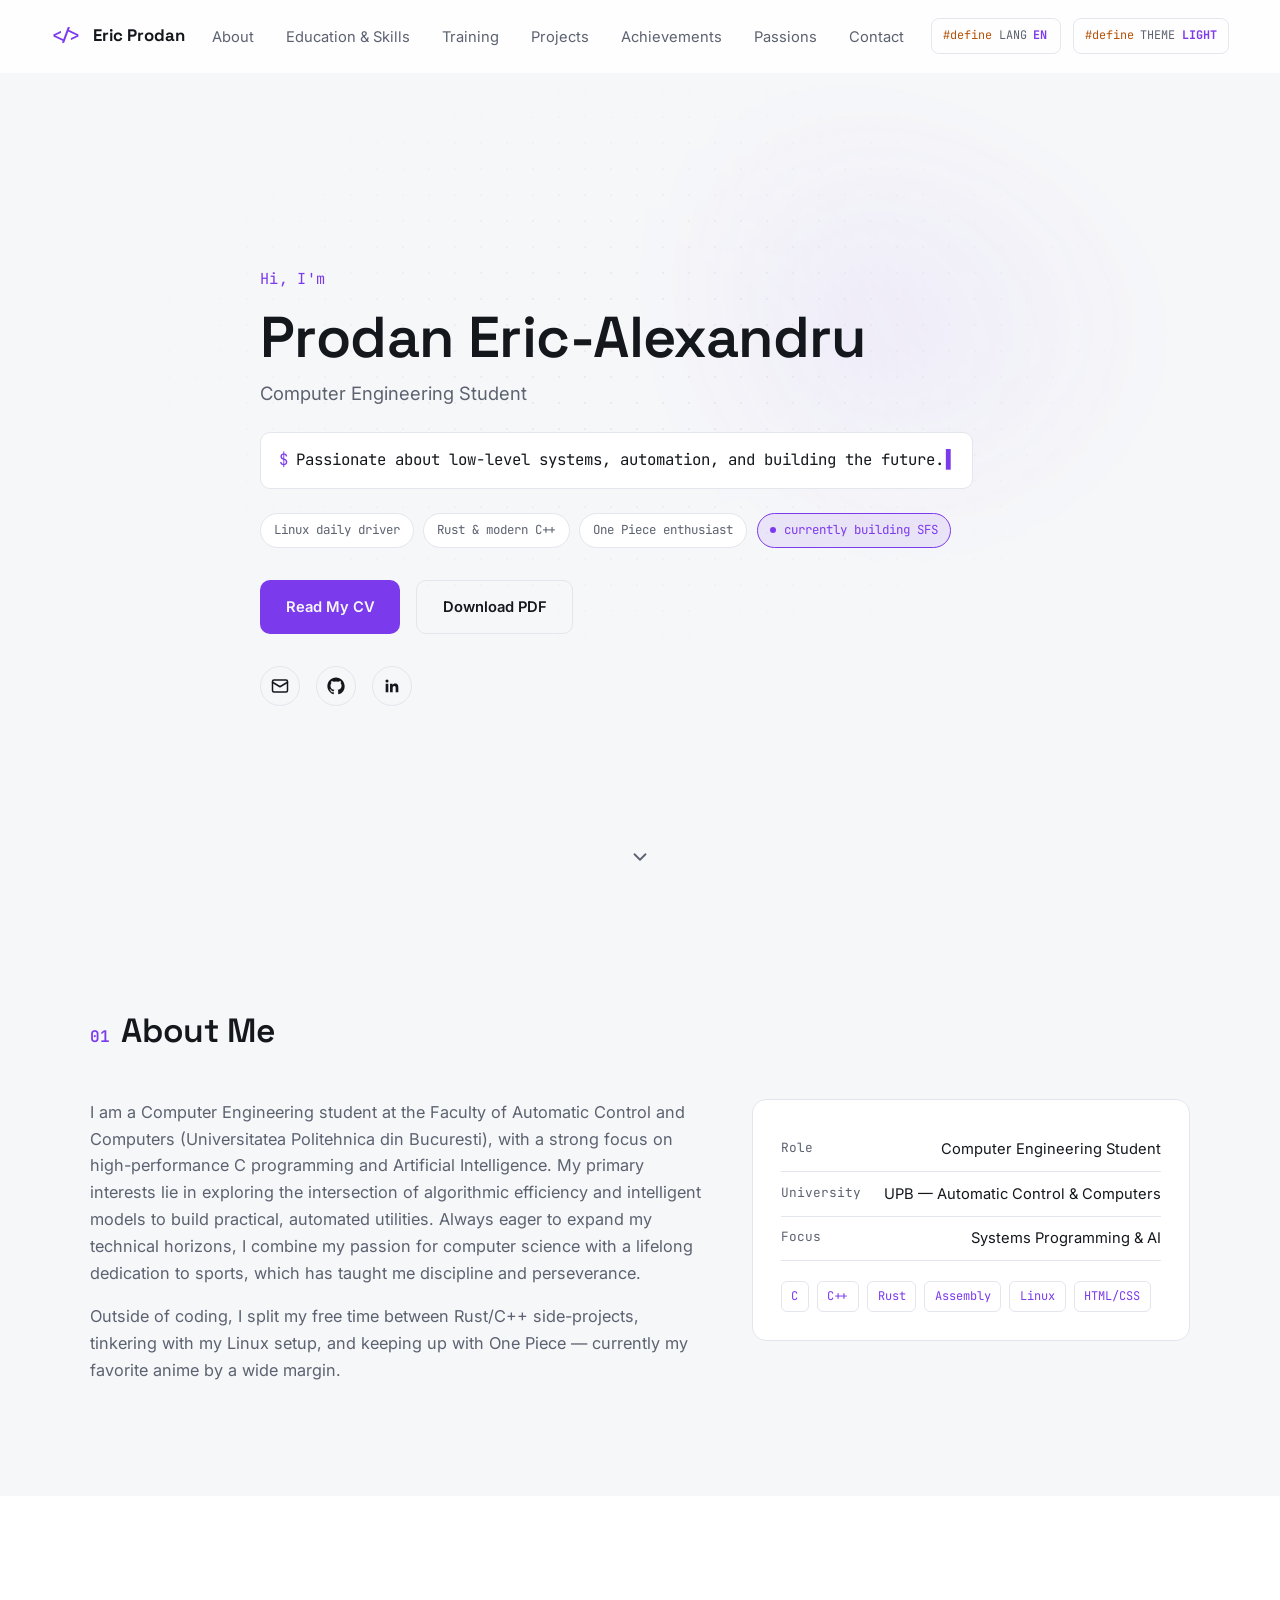
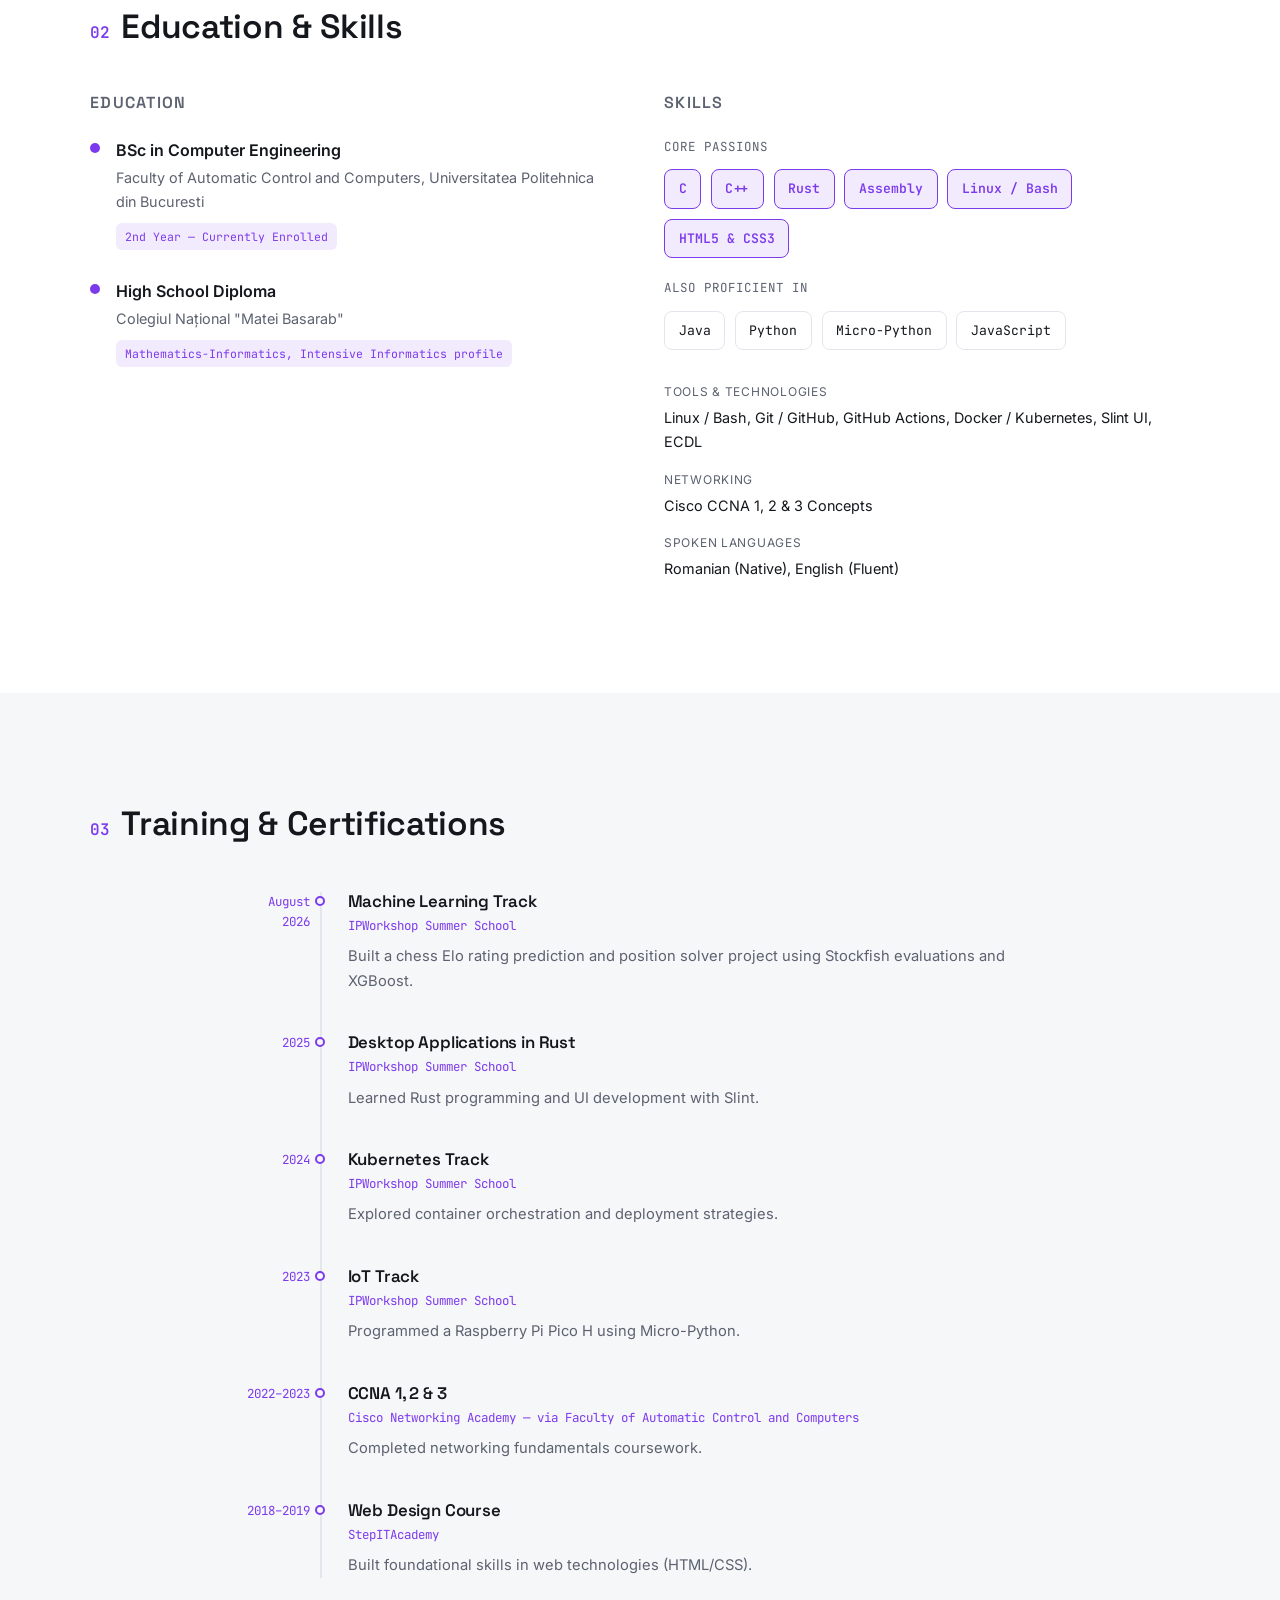
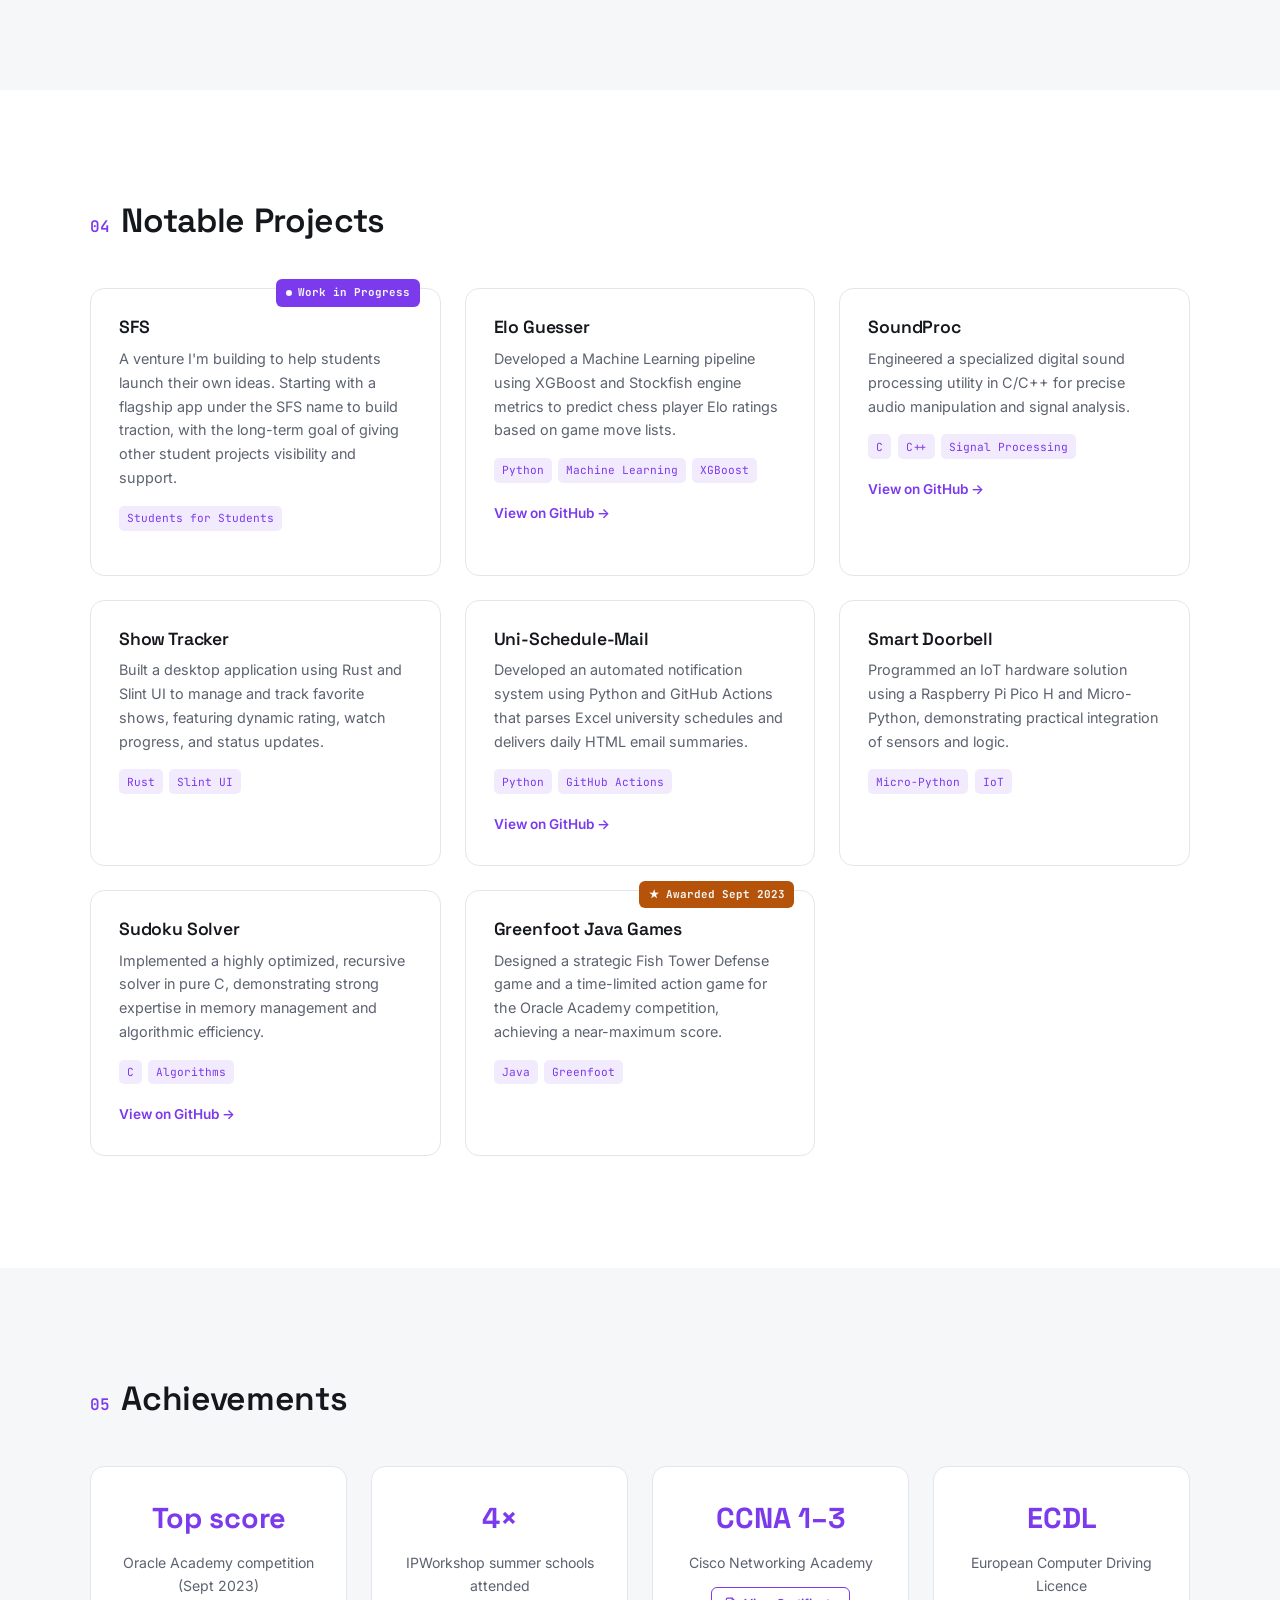
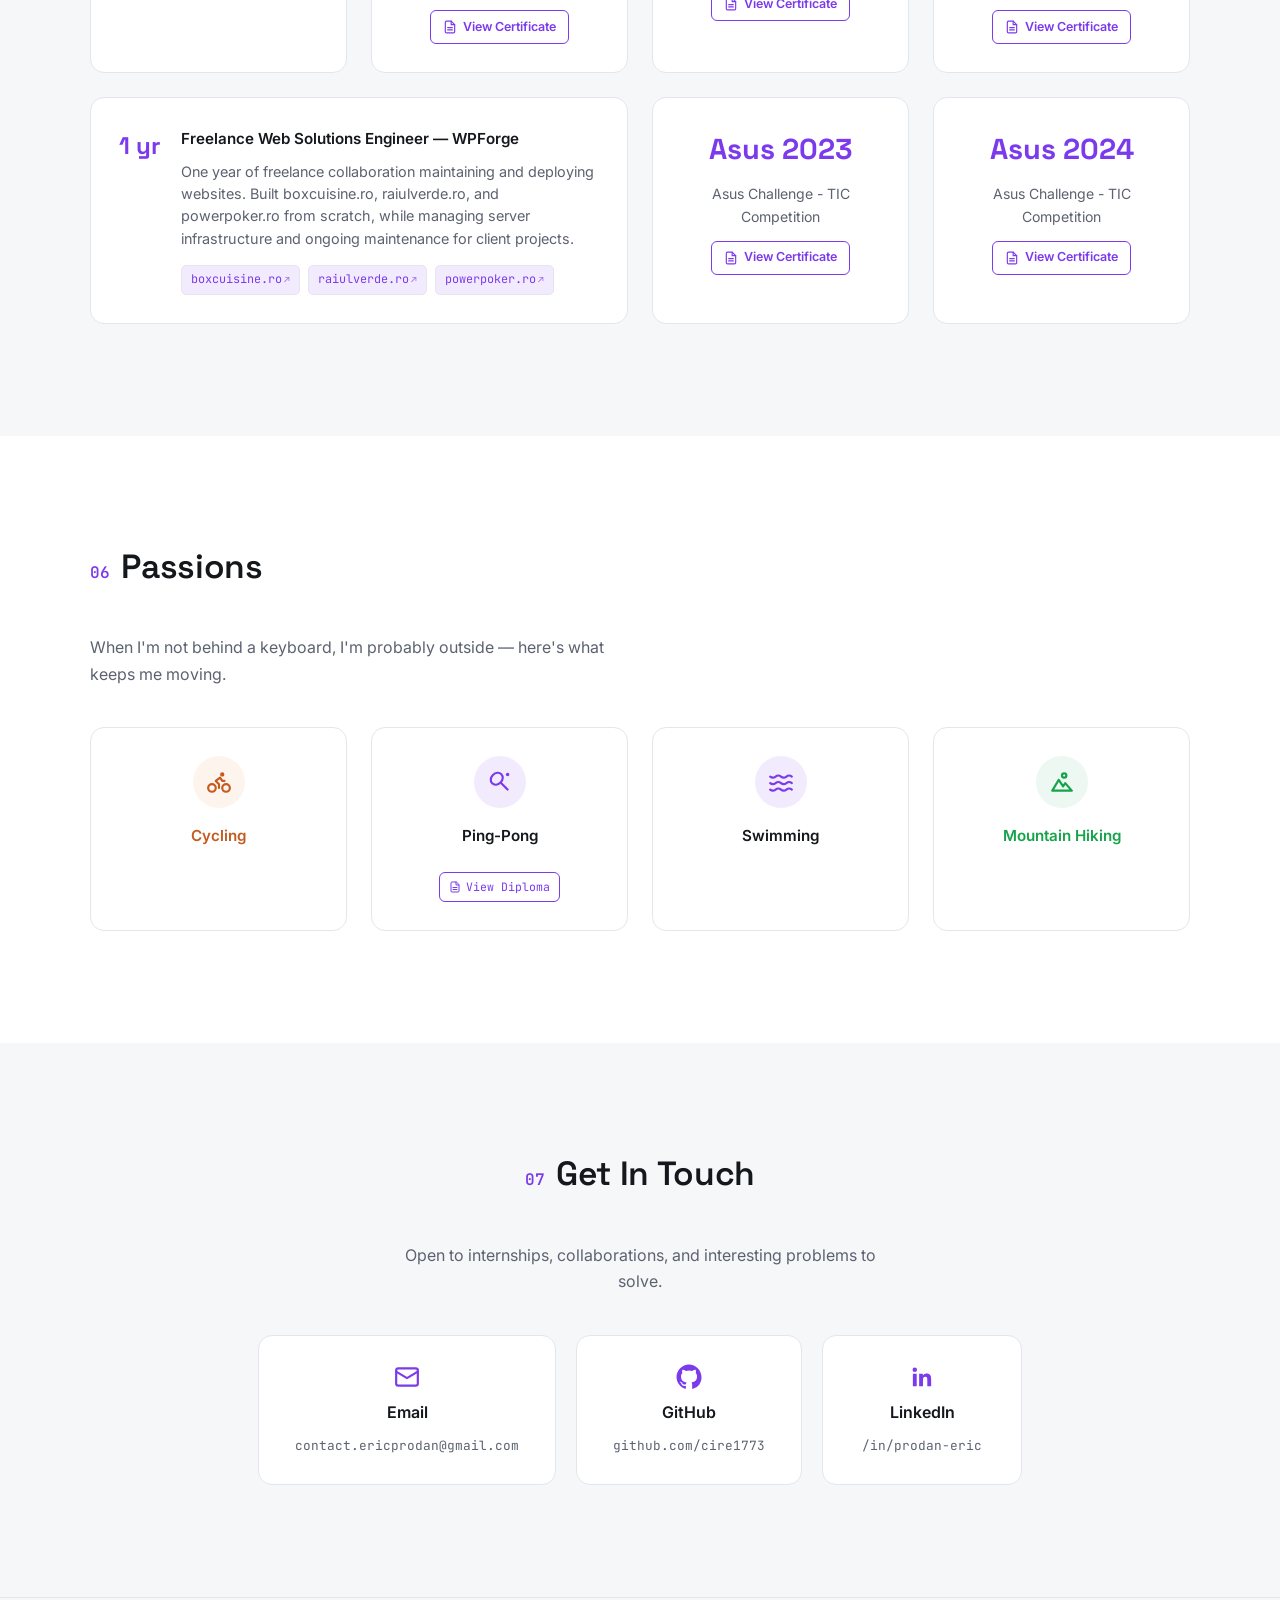
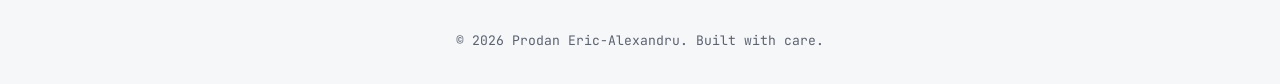
<file: index.html>
<!DOCTYPE html>
<html lang="en" data-theme="dark">
<head>
<meta charset="UTF-8">
<meta name="viewport" content="width=device-width, initial-scale=1.0">
<meta name="theme-color" content="#0a0e14">
<title>Prodan Eric-Alexandru — Computer Engineering</title>
<meta name="description" content="Portfolio of Prodan Eric-Alexandru, Computer Engineering student passionate about low-level systems, C/C++, Rust, Assembly and Linux.">
<link rel="icon" href="data:image/svg+xml,%3Csvg xmlns='http://www.w3.org/2000/svg' viewBox='0 0 100 100'%3E%3Crect width='100' height='100' rx='20' fill='%230d0b13'/%3E%3Ctext x='50' y='67' font-size='52' text-anchor='middle' fill='%23c4b5fd' font-family='monospace'%3EE%3C/text%3E%3C/svg%3E">
<script>
(function(){
  var t = localStorage.getItem('theme');
  if(!t){ t = window.matchMedia('(prefers-color-scheme: light)').matches ? 'light' : 'dark'; }
  document.documentElement.setAttribute('data-theme', t);
})();
</script>
<link rel="preconnect" href="https://fonts.googleapis.com">
<link rel="preconnect" href="https://fonts.gstatic.com" crossorigin>
<link href="https://fonts.googleapis.com/css2?family=Space+Grotesk:wght@500;600;700&family=Inter:wght@400;500;600&family=JetBrains+Mono:wght@400;500;600&display=swap" rel="stylesheet">
<style>

:root {
  --bg: #f6f7f9; --bg-soft: #ffffff; --surface: #ffffff; --border: #e3e6ec;
  --text: #14171c; --text-dim: #5c6270; --accent: #7c3aed; --accent-2: #b45309;
  --accent-soft: rgba(124,58,237,.10); --nav-bg: rgba(255,255,255,.82);
  --shadow: 0 1px 3px rgba(20,23,28,.06), 0 8px 24px rgba(20,23,28,.05);
  --radius: 14px; --mono: 'JetBrains Mono', monospace; --sans: 'Inter', sans-serif;
  --display: 'Space Grotesk', sans-serif;
}
[data-theme="dark"] {
  --bg: #0d0b13; --bg-soft: #110e18; --surface: #15121d; --border: #251f30;
  --text: #e9e6f0; --text-dim: #948fa3; --accent: #c4b5fd; --accent-2: #fbbf24;
  --accent-soft: rgba(196,181,253,.10); --nav-bg: rgba(13,11,19,.75);
  --shadow: 0 1px 3px rgba(0,0,0,.4), 0 12px 32px rgba(0,0,0,.35);
}
*, *::before, *::after { box-sizing: border-box; margin:0; padding:0; }
html { scroll-behavior: smooth; scroll-padding-top: 84px; }
body {
  font-family: var(--sans); background: var(--bg); color: var(--text);
  line-height: 1.65; -webkit-font-smoothing: antialiased;
  transition: background .3s ease, color .3s ease; overflow-x: hidden;
}
img, svg { display:block; max-width:100%; }
a { color: inherit; text-decoration:none; }
ul { list-style:none; }
button { font: inherit; background:none; border:none; cursor:pointer; color:inherit; }
.container { width:min(1100px, 92%); margin-inline:auto; }
::selection { background: var(--accent); color: var(--bg); }
:focus-visible { outline: 2px solid var(--accent); outline-offset: 3px; }
h1,h2,h3 { font-family: var(--display); font-weight:600; line-height:1.15; letter-spacing:-.01em; }
.mono { font-family: var(--mono); }
@media (prefers-reduced-motion: reduce) {
  * { animation-duration:.001ms !important; animation-iteration-count:1 !important; transition-duration:.001ms !important; scroll-behavior:auto !important; }
}

.navbar {
  position: fixed; top:0; left:0; right:0; z-index:200;
  background: var(--nav-bg); backdrop-filter: blur(12px); -webkit-backdrop-filter: blur(12px);
  border-bottom: 1px solid transparent; transition: border-color .3s ease, background .3s ease;
}
.navbar.scrolled { border-bottom-color: var(--border); }
.nav-inner { width:min(1200px,92%); margin-inline:auto; display:flex; align-items:center; justify-content:space-between; height:72px; }
.logo { display:flex; align-items:center; gap:.5rem; font-family:var(--display); font-weight:700; font-size:1.05rem; }
.logo-mark { font-family:var(--mono); color:var(--accent); }
.nav-links { display:flex; gap:2rem; }
.nav-links a { font-size:.92rem; color:var(--text-dim); position:relative; padding:.3rem 0; transition:color .2s; }
.nav-links a:hover, .nav-links a.active { color: var(--text); }
.nav-links a.active::after { content:''; position:absolute; left:0; right:0; bottom:-4px; height:2px; background:var(--accent); border-radius:2px; }
.nav-controls { display:flex; align-items:center; gap:.75rem; }
.directive-toggle {
  height:36px; padding:0 .7rem; border:1px solid var(--border); border-radius:8px;
  display:flex; align-items:center; gap:.4rem; font-size:.74rem;
  color:var(--text-dim); cursor:pointer; transition: all .2s ease; user-select:none;
}
.directive-toggle:hover { border-color: var(--accent); background: var(--accent-soft); }
.directive-toggle .d-kw { color: var(--accent-2); }
.directive-toggle .d-name { color: var(--text-dim); }
.directive-toggle .d-val { color: var(--accent); font-weight:700; min-width: 2.2ch; text-align:left; }
.nav-toggle { display:none; flex-direction:column; gap:4px; width:22px; }
.nav-toggle span { height:2px; background:var(--text); border-radius:2px; transition:.25s; }
.nav-toggle.active span:nth-child(1){ transform: translateY(6px) rotate(45deg); }
.nav-toggle.active span:nth-child(2){ opacity:0; }
.nav-toggle.active span:nth-child(3){ transform: translateY(-6px) rotate(-45deg); }
@media (max-width: 820px) {
  .nav-links { position:fixed; top:72px; left:0; right:0; background:var(--bg); flex-direction:column; padding:1.5rem; gap:1.25rem; border-bottom:1px solid var(--border); transform:translateY(-140%); transition:transform .3s ease; }
  .nav-links.open { transform:translateY(0); }
  .nav-toggle { display:flex; }
}
@media (max-width: 480px) {
  .logo { font-size:.92rem; }
  .nav-controls { gap:.4rem; }
  .directive-toggle { font-size:.66rem; padding:0 .5rem; gap:.3rem; }
  .directive-toggle .d-kw { display:none; }
}

.hero { position:relative; min-height:100vh; display:flex; align-items:center; padding-top:72px; overflow:hidden; }
.hero-bg {
  position:absolute; inset:0; z-index:-1;
  background-image: radial-gradient(var(--border) 1px, transparent 1px); background-size: 26px 26px;
  -webkit-mask-image: radial-gradient(ellipse 60% 50% at 50% 40%, black 20%, transparent 75%);
  mask-image: radial-gradient(ellipse 60% 50% at 50% 40%, black 20%, transparent 75%);
  opacity:.6;
}
.hero-bg::after {
  content:''; position:absolute; top:8%; right:8%; width:420px; height:420px; border-radius:50%;
  background: var(--accent); opacity:.12; filter: blur(90px); animation: float 9s ease-in-out infinite;
}
@keyframes float { 0%,100%{ transform: translateY(0);} 50%{ transform: translateY(-30px);} }
.hero-inner { max-width: 760px; }
.hero-eyebrow { color: var(--accent); font-size:.95rem; margin-bottom:.75rem; letter-spacing:.02em; }
.hero-name { font-size: clamp(2.1rem, 6vw, 3.6rem); margin-bottom:.5rem; }
.hero-role { font-size:1.15rem; color:var(--text-dim); margin-bottom:1.5rem; }
.hero-quote {
  font-size:.98rem; color:var(--text); background:var(--surface); border:1px solid var(--border);
  border-radius:10px; padding:.9rem 1.1rem; display:inline-block; margin-bottom:1.5rem; min-height:3rem;
}
.hero-quote .prompt { color:var(--accent); margin-right:.5rem; }
.cursor { display:inline-block; margin-left:2px; color:var(--accent); animation: blink 1s step-end infinite; }
@keyframes blink { 50% { opacity:0; } }
.hero-chips { display:flex; flex-wrap:wrap; gap:.6rem; margin-bottom:2rem; }
.hero-chip {
  font-family:var(--mono); font-size:.78rem; padding:.4rem .8rem; border:1px solid var(--border);
  border-radius:999px; color:var(--text-dim); background:var(--surface);
}
.hero-chip.live { color:var(--accent); border-color:var(--accent); background:var(--accent-soft); display:inline-flex; align-items:center; }
.chip-dot { width:6px; height:6px; border-radius:50%; background:var(--accent); display:inline-block; margin-right:.45rem; animation: pulse 1.4s ease-in-out infinite; }
@keyframes pulse { 0%,100% { opacity:1; } 50% { opacity:.25; } }
.hero-cta { display:flex; gap:1rem; flex-wrap:wrap; margin-bottom:2rem; }
.btn { padding:.85rem 1.6rem; border-radius:10px; font-weight:600; font-size:.92rem; transition: all .2s ease; display:inline-flex; align-items:center; gap:.5rem; }
.btn-primary { background:var(--accent); color: var(--bg); }
.btn-primary:hover { transform: translateY(-2px); box-shadow: 0 10px 24px -8px var(--accent); }
.btn-outline { border:1px solid var(--border); color:var(--text); }
.btn-outline:hover { border-color: var(--accent); color: var(--accent); }
.hero-social { display:flex; gap:1rem; }
.hero-social a { width:40px; height:40px; border:1px solid var(--border); border-radius:50%; display:flex; align-items:center; justify-content:center; transition: all .2s ease; }
.hero-social a:hover { border-color:var(--accent); color:var(--accent); transform:translateY(-3px); }
.hero-social svg { width:18px; height:18px; }
.scroll-indicator { position:absolute; bottom:2rem; left:50%; transform:translateX(-50%); color:var(--text-dim); animation: bob 2s ease-in-out infinite; }
.scroll-indicator svg { width:22px; height:22px; }
@keyframes bob { 0%,100%{transform:translate(-50%,0);} 50%{transform:translate(-50%,8px);} }

.section { padding: 7rem 0; }
.section.alt { background: var(--bg-soft); }
.section-title { display:flex; align-items:baseline; gap:.75rem; font-size:clamp(1.5rem,3.5vw,2.1rem); margin-bottom:3rem; }
.section-title .idx { color:var(--accent); font-size:1rem; }
.reveal { opacity:0; transform:translateY(24px); transition: opacity .6s ease, transform .6s ease; }
.reveal.in-view { opacity:1; transform:translateY(0); }
.about-grid { display:grid; grid-template-columns: 1.4fr 1fr; gap:3rem; align-items:start; }
.about-copy { display:flex; flex-direction:column; gap:1rem; }
.about-text { color:var(--text-dim); font-size:1.02rem; }
.about-card { background:var(--surface); border:1px solid var(--border); border-radius:var(--radius); padding:1.75rem; }
.about-fact { display:flex; justify-content:space-between; gap:1rem; padding:.6rem 0; border-bottom:1px solid var(--border); font-size:.92rem; }
.about-fact:last-of-type { border-bottom:none; }
.fact-label { color:var(--text-dim); font-size:.8rem; }
.about-tags { display:flex; flex-wrap:wrap; gap:.5rem; margin-top:1.25rem; }
.tag { font-family:var(--mono); font-size:.75rem; padding:.3rem .6rem; border:1px solid var(--border); border-radius:6px; color:var(--accent); }
@media (max-width:800px) { .about-grid { grid-template-columns:1fr; } }
.edu-grid { display:grid; grid-template-columns:1fr 1fr; gap:3rem; }
.col-heading { font-size:1rem; text-transform:uppercase; letter-spacing:.08em; color:var(--text-dim); margin-bottom:1.5rem; }
.edu-item { display:flex; gap:1rem; margin-bottom:1.75rem; }
.edu-marker { width:10px; height:10px; border-radius:50%; background:var(--accent); margin-top:.4rem; flex-shrink:0; }
.edu-degree { font-weight:600; margin-bottom:.2rem; }
.edu-place { color:var(--text-dim); font-size:.9rem; margin-bottom:.5rem; }
.badge { display:inline-block; font-family:var(--mono); font-size:.72rem; padding:.25rem .55rem; border-radius:6px; background:var(--accent-soft); color:var(--accent); }
.skills-sub { color:var(--text-dim); font-size:.78rem; text-transform:uppercase; letter-spacing:.08em; margin: 1.25rem 0 .75rem; }
.skills-sub:first-of-type { margin-top:0; }
.skill-badges { display:flex; flex-wrap:wrap; gap:.6rem; }
.badge-skill { font-family:var(--mono); font-size:.82rem; padding:.5rem .85rem; border-radius:8px; border:1px solid var(--border); }
.badge-skill.core { border-color:var(--accent); color:var(--accent); background:var(--accent-soft); font-weight:600; }
.skills-meta { margin-top:2rem; display:grid; gap:1rem; }
.skills-meta > div span { display:block; font-size:.75rem; color:var(--text-dim); text-transform:uppercase; letter-spacing:.06em; margin-bottom:.25rem; }
.skills-meta > div p { font-size:.9rem; }
@media (max-width:800px) { .edu-grid { grid-template-columns:1fr; } }
.timeline { position:relative; max-width:800px; margin-inline:auto; }
.timeline::before { content:''; position:absolute; left:80px; top:0; bottom:0; width:2px; background:var(--border); }
.timeline-item { position:relative; display:grid; grid-template-columns:70px 1fr; column-gap:2rem; padding-bottom:2.5rem; }
.timeline-item:last-child { padding-bottom:0; }
.timeline-item::after {
  content:''; position:absolute; left:75px; top:4px; width:10px; height:10px; border-radius:50%;
  background:var(--bg); border:2px solid var(--accent);
}
.timeline-marker { text-align:right; font-size:.78rem; color:var(--accent); padding-top:0; }
.timeline-content { padding-left:.35rem; }
.timeline-content h3 { font-size:1.05rem; margin-bottom:.3rem; }
.timeline-provider { color:var(--accent); font-size:.78rem; margin-bottom:.5rem; }
.timeline-desc { color:var(--text-dim); font-size:.92rem; }
@media (max-width:600px){
  .timeline::before{ left:50px; }
  .timeline-item{ grid-template-columns:50px 1fr; column-gap:1.25rem; }
  .timeline-item::after{ left:45px; }
}
.projects-grid { display:grid; grid-template-columns:repeat(auto-fit,minmax(300px,1fr)); gap:1.5rem; }
.project-card { position:relative; background:var(--surface); border:1px solid var(--border); border-radius:var(--radius); padding:1.75rem; transition: all .25s ease; }
.project-card:hover { border-color:var(--accent); transform:translateY(-4px); box-shadow:var(--shadow); }
.project-card h3 { font-size:1.1rem; margin-bottom:.6rem; }
.project-card p { color:var(--text-dim); font-size:.9rem; margin-bottom:1rem; }
.project-tags { display:flex; flex-wrap:wrap; gap:.4rem; margin-bottom:1rem; }
.tag-mini { font-family:var(--mono); font-size:.7rem; padding:.2rem .5rem; border-radius:5px; background:var(--accent-soft); color:var(--accent); }
.project-link { font-size:.85rem; color:var(--accent); font-weight:600; }
.award-badge { position:absolute; top:-10px; right:1.25rem; background:var(--accent-2); color:var(--bg); font-family:var(--mono); font-size:.68rem; font-weight:700; padding:.3rem .6rem; border-radius:6px; }
.wip-badge {
  position:absolute; top:-10px; right:1.25rem; background:var(--accent); color:var(--bg);
  font-family:var(--mono); font-size:.68rem; font-weight:700; padding:.3rem .6rem; border-radius:6px;
  display:inline-flex; align-items:center;
}
.wip-dot { width:6px; height:6px; border-radius:50%; background:var(--bg); margin-right:.4rem; animation: pulse 1.4s ease-in-out infinite; }

/* Achievements */
.achievements-grid { display:grid; grid-template-columns:repeat(auto-fit,minmax(220px,1fr)); gap:1.5rem; }
.achievement-card { background:var(--surface); border:1px solid var(--border); border-radius:var(--radius); padding:1.75rem; text-align:center; transition: all .25s ease; display:flex; flex-direction:column; align-items:center; }
.achievement-card:hover { border-color:var(--accent); transform:translateY(-4px); }
.achievement-value { font-family:var(--display); font-size:1.8rem; font-weight:700; color:var(--accent); margin-bottom:.5rem; }
.achievement-label { color:var(--text-dim); font-size:.88rem; }

/* ---- certificate link ---- */
.cert-link {
  display:inline-flex; align-items:center; gap:.4rem;
  margin-top:.8rem; font-size:.78rem; font-weight:600;
  color:var(--accent); border:1px solid var(--accent);
  padding:.35rem .75rem; border-radius:6px;
  transition: all .2s ease;
}
.cert-link:hover { background:var(--accent-soft); }
.cert-link svg { width:14px; height:14px; }

/* ---- experience card ---- */
.achievement-card.experience {
  grid-column: span 2;
  text-align: left;
  align-items: flex-start;
  display: grid;
  grid-template-columns: auto 1fr;
  gap: 1.25rem;
}
.achievement-card.experience .achievement-meta { display:flex; flex-direction:column; gap:.35rem; }
.achievement-card.experience .achievement-value { font-size:1.5rem; margin-bottom:0; }
.achievement-card.experience .achievement-label { font-size:.95rem; color:var(--text); font-weight:600; }
.achievement-card.experience .achievement-desc {
  color:var(--text-dim); font-size:.9rem; line-height:1.55; margin-top:.25rem;
}
.achievement-sites {
  display:flex; flex-wrap:wrap; gap:.5rem; margin-top:.6rem;
}
.site-link {
  font-family:var(--mono); font-size:.74rem;
  padding:.25rem .55rem; border-radius:5px;
  background:var(--accent-soft); color:var(--accent);
  border:1px solid var(--border); transition: all .2s ease;
}
.site-link:hover { border-color:var(--accent); }
.site-link .ext { font-size:.6rem; opacity:.7; margin-left:.15rem; }

@media (max-width: 700px) {
  .achievement-card.experience {
    grid-column: span 1;
    grid-template-columns: 1fr;
    text-align: center;
    align-items: center;
  }
  .achievement-card.experience .achievement-sites { justify-content:center; }
}

.passions-lead { color:var(--text-dim); max-width:560px; margin:0 0 2.5rem; }
.passions-grid { display:grid; grid-template-columns:repeat(auto-fit,minmax(160px,1fr)); gap:1.5rem; }
.passion-card {
  display:flex; flex-direction:column; align-items:center; gap:.9rem; text-align:center;
  background:var(--surface); border:1px solid var(--border); border-radius:var(--radius);
  padding:1.75rem 1.25rem; transition: all .25s ease;
}
.passion-card:hover { border-color:var(--accent); transform:translateY(-4px); box-shadow:var(--shadow); }
.passion-icon {
  width:52px; height:52px; border-radius:50%; background:var(--accent-soft);
  display:flex; align-items:center; justify-content:center; color:var(--accent);
}
.passion-icon svg { width:26px; height:26px; }
.passion-title { font-weight:600; font-size:.95rem; }

/* ---- passion theme overrides ---- */
.passion-card.orange .passion-icon { background: rgba(232,112,44,0.12); color: #e8702c; }
.passion-card.orange:hover { border-color: #e8702c; box-shadow: 0 12px 32px rgba(232,112,44,0.15); }
.passion-card.orange .passion-title { color: #e8702c; }

.passion-card.green .passion-icon { background: rgba(34,197,94,0.12); color: #22c55e; }
.passion-card.green:hover { border-color: #22c55e; box-shadow: 0 12px 32px rgba(34,197,94,0.15); }
.passion-card.green .passion-title { color: #22c55e; }

/* Light mode adjustments */
[data-theme="light"] .passion-card.orange .passion-icon { background: rgba(232,112,44,0.08); color: #c45a1e; }
[data-theme="light"] .passion-card.orange:hover { border-color: #c45a1e; }
[data-theme="light"] .passion-card.orange .passion-title { color: #c45a1e; }

[data-theme="light"] .passion-card.green .passion-icon { background: rgba(22,163,74,0.08); color: #16a34a; }
[data-theme="light"] .passion-card.green:hover { border-color: #16a34a; }
[data-theme="light"] .passion-card.green .passion-title { color: #16a34a; }

/* diploma link inside ping-pong card */
.diploma-link {
  margin-top: .6rem;
  font-family: var(--mono); font-size: .72rem;
  color: var(--accent); border: 1px solid var(--accent);
  padding: .3rem .6rem; border-radius: 6px;
  display: inline-flex; align-items: center; gap: .3rem;
  transition: all .2s ease;
}
.diploma-link:hover { background: var(--accent-soft); }
.diploma-link svg { width: 12px; height: 12px; }
.contact-inner { text-align:center; }
.contact-inner .section-title { justify-content:center; }
.contact-sub { color:var(--text-dim); max-width:480px; margin:0 auto 2.5rem; }
.contact-cards { display:flex; flex-wrap:wrap; justify-content:center; gap:1.25rem; }
.contact-card { display:flex; flex-direction:column; align-items:center; gap:.6rem; background:var(--surface); border:1px solid var(--border); border-radius:var(--radius); padding:1.75rem 2.25rem; min-width:200px; transition: all .25s ease; }
.contact-card:hover { border-color:var(--accent); transform:translateY(-4px); }
.contact-card svg { width:26px; height:26px; color:var(--accent); }
.contact-card span:first-of-type { font-weight:600; }
.contact-card span.mono { color:var(--text-dim); font-size:.8rem; }
.footer { border-top:1px solid var(--border); padding:2rem 0; text-align:center; color:var(--text-dim); font-size:.82rem; }
.to-top {
  position:fixed; bottom:2rem; right:2rem; width:44px; height:44px; border-radius:50%;
  background:var(--surface); border:1px solid var(--border); display:flex; align-items:center; justify-content:center;
  opacity:0; pointer-events:none; transform:translateY(10px); transition: all .3s ease; z-index:150;
}
.to-top.show { opacity:1; pointer-events:auto; transform:translateY(0); }
.to-top:hover { border-color:var(--accent); color:var(--accent); }
.to-top svg { width:18px; height:18px; }
</style>
</head>
<body>

<nav class="navbar" id="navbar">
  <div class="nav-inner">
    <a href="#home" class="logo"><span class="logo-mark mono">&lt;/&gt;</span>&nbsp;Eric Prodan</a>
    <ul class="nav-links" id="navLinks">
      <li><a href="#about" data-i18n="nav.about">About</a></li>
      <li><a href="#education" data-i18n="nav.education">Education & Skills</a></li>
      <li><a href="#training" data-i18n="nav.training">Training</a></li>
      <li><a href="#projects" data-i18n="nav.projects">Projects</a></li>
      <li><a href="#achievements" data-i18n="nav.achievements">Achievements</a></li>
      <li><a href="#passions" data-i18n="nav.passions">Passions</a></li>
      <li><a href="#contact" data-i18n="nav.contact">Contact</a></li>
    </ul>
    <div class="nav-controls">
      <button class="directive-toggle mono" id="langToggle" type="button" aria-label="Toggle language">
        <span class="d-kw">#define</span><span class="d-name">LANG</span><span class="d-val" id="langVal">EN</span>
      </button>
      <button class="directive-toggle mono" id="themeToggle" type="button" aria-label="Toggle theme">
        <span class="d-kw">#define</span><span class="d-name">THEME</span><span class="d-val" id="themeVal">DARK</span>
      </button>
      <button class="nav-toggle" id="navToggle" aria-label="Menu"><span></span><span></span><span></span></button>
    </div>
  </div>
</nav>

<section id="home" class="hero">
  <div class="hero-bg"></div>
  <div class="container hero-inner">
    <p class="hero-eyebrow mono" data-i18n="hero.eyebrow">Hi, I'm</p>
    <h1 class="hero-name">Prodan Eric-Alexandru</h1>
    <p class="hero-role" data-i18n="hero.role">Computer Engineering Student</p>
    <p class="hero-quote mono"><span class="prompt">$</span><span id="typedQuote"></span><span class="cursor">▌</span></p>
    <div class="hero-chips" id="heroChips"></div>
    <div class="hero-cta">
      <a href="#about" class="btn btn-primary" data-i18n="hero.cta1">Read My CV</a>
      <a href="CV.pdf" target="_blank" class="btn btn-outline" data-i18n="hero.cta2">Download PDF</a>
    </div>
    <div class="hero-social">
      <a href="mailto:contact.ericprodan@gmail.com" aria-label="Email">
        <svg viewBox="0 0 24 24" fill="none" stroke="currentColor" stroke-width="2" stroke-linecap="round" stroke-linejoin="round"><rect x="2" y="4" width="20" height="16" rx="2"/><path d="M2 7l10 6 10-6"/></svg>
      </a>
      <a href="https://github.com/cire1773" target="_blank" rel="noopener" aria-label="GitHub">
        <svg viewBox="0 0 24 24" fill="currentColor"><path d="M12 .5C5.73.5.5 5.73.5 12c0 5.08 3.29 9.39 7.86 10.91.57.1.78-.25.78-.55 0-.27-.01-1.17-.02-2.12-3.2.7-3.88-1.36-3.88-1.36-.52-1.34-1.28-1.69-1.28-1.69-1.04-.72.08-.7.08-.7 1.15.08 1.76 1.19 1.76 1.19 1.03 1.76 2.7 1.25 3.36.96.1-.75.4-1.25.73-1.54-2.55-.29-5.23-1.28-5.23-5.71 0-1.26.45-2.29 1.19-3.09-.12-.29-.52-1.47.11-3.06 0 0 .97-.31 3.18 1.18a11 11 0 0 1 5.79 0c2.2-1.49 3.17-1.18 3.17-1.18.64 1.59.24 2.77.12 3.06.74.8 1.18 1.83 1.18 3.09 0 4.44-2.68 5.42-5.24 5.7.41.36.78 1.06.78 2.14 0 1.55-.01 2.79-.01 3.17 0 .3.2.66.79.55A10.52 10.52 0 0 0 23.5 12C23.5 5.73 18.27.5 12 .5z"/></svg>
      </a>
      <a href="https://www.linkedin.com/in/prodan-eric-814aa4322/" target="_blank" rel="noopener" aria-label="LinkedIn">
        <svg viewBox="0 0 24 24" fill="currentColor"><path d="M20.45 20.45h-3.55v-5.57c0-1.33-.02-3.04-1.85-3.04-1.86 0-2.14 1.45-2.14 2.94v5.67H9.36V9h3.41v1.56h.05c.48-.9 1.64-1.85 3.37-1.85 3.6 0 4.26 2.37 4.26 5.46v6.28zM5.34 7.43a2.06 2.06 0 1 1 0-4.12 2.06 2.06 0 0 1 0 4.12zM7.12 20.45H3.56V9h3.56v11.45z"/></svg>
      </a>
    </div>
  </div>
  <a href="#about" class="scroll-indicator" aria-label="Scroll down">
    <svg viewBox="0 0 24 24" fill="none" stroke="currentColor" stroke-width="2" stroke-linecap="round" stroke-linejoin="round"><path d="M6 9l6 6 6-6"/></svg>
  </a>
</section>

<section id="about" class="section">
  <div class="container">
    <h2 class="section-title"><span class="idx mono">01</span><span data-i18n="about.title">About Me</span></h2>
    <div class="about-grid">
      <div class="about-copy reveal">
        <p class="about-text" data-i18n="about.text">...</p>
        <p class="about-text" data-i18n="about.text2">...</p>
      </div>
      <div class="about-card reveal">
        <div class="about-fact"><span class="fact-label mono" data-i18n="about.factRoleLabel">Role</span><span class="fact-value" data-i18n="about.factRole">...</span></div>
        <div class="about-fact"><span class="fact-label mono" data-i18n="about.factUniLabel">University</span><span class="fact-value" data-i18n="about.factUni">...</span></div>
        <div class="about-fact"><span class="fact-label mono" data-i18n="about.factFocusLabel">Focus</span><span class="fact-value" data-i18n="about.factFocus">...</span></div>
        <div class="about-tags">
          <span class="tag">C</span><span class="tag">C++</span><span class="tag">Rust</span><span class="tag">Assembly</span><span class="tag">Linux</span><span class="tag">HTML/CSS</span>
        </div>
      </div>
    </div>
  </div>
</section>

<section id="education" class="section alt">
  <div class="container">
    <h2 class="section-title"><span class="idx mono">02</span><span data-i18n="education.title">Education & Skills</span></h2>
    <div class="edu-grid">
      <div class="edu-col reveal">
        <h3 class="col-heading" data-i18n="education.eduHeading">Education</h3>
        <div class="edu-item">
          <span class="edu-marker"></span>
          <div>
            <p class="edu-degree" data-i18n="education.uniDegree">BSc in Computer Engineering</p>
            <p class="edu-place" data-i18n="education.uniPlace">Faculty of Automatic Control and Computers, UPB</p>
            <span class="badge" data-i18n="education.uniStatus">1st Year — Currently Enrolled</span>
          </div>
        </div>
        <div class="edu-item">
          <span class="edu-marker"></span>
          <div>
            <p class="edu-degree" data-i18n="education.hsDegree">High School Diploma</p>
            <p class="edu-place">Colegiul Național "Matei Basarab"</p>
            <span class="badge" data-i18n="education.hsStatus">Mathematics-Informatics, Intensive Informatics</span>
          </div>
        </div>
      </div>
      <div class="skills-col reveal">
        <h3 class="col-heading" data-i18n="education.skillsHeading">Skills</h3>
        <p class="skills-sub mono" data-i18n="education.corePassions">Core Passions</p>
        <div class="skill-badges" id="coreSkills"></div>
        <p class="skills-sub mono" data-i18n="education.alsoKnow">Also Proficient In</p>
        <div class="skill-badges" id="otherSkills"></div>
        <div class="skills-meta">
          <div><span data-i18n="education.toolsLabel">Tools</span><p data-i18n="education.toolsValue">...</p></div>
          <div><span data-i18n="education.netLabel">Networking</span><p data-i18n="education.netValue">...</p></div>
          <div><span data-i18n="education.spokenLabel">Spoken</span><p data-i18n="education.spokenValue">...</p></div>
        </div>
      </div>
    </div>
  </div>
</section>

<section id="training" class="section">
  <div class="container">
    <h2 class="section-title"><span class="idx mono">03</span><span data-i18n="training.title">Training & Certifications</span></h2>
    <div class="timeline reveal" id="trainingList"></div>
  </div>
</section>

<section id="projects" class="section alt">
  <div class="container">
    <h2 class="section-title"><span class="idx mono">04</span><span data-i18n="projects.title">Notable Projects</span></h2>
    <div class="projects-grid reveal" id="projectsGrid"></div>
  </div>
</section>

<section id="achievements" class="section">
  <div class="container">
    <h2 class="section-title"><span class="idx mono">05</span><span data-i18n="achievements.title">Achievements</span></h2>
    <div class="achievements-grid reveal" id="achievementsGrid"></div>
  </div>
</section>

<section id="passions" class="section alt">
  <div class="container">
    <h2 class="section-title"><span class="idx mono">06</span><span data-i18n="passions.title">Passions</span></h2>
    <p class="passions-lead reveal" data-i18n="passions.lead">...</p>
    <div class="passions-grid reveal" id="passionsGrid"></div>
  </div>
</section>

<section id="contact" class="section">
  <div class="container contact-inner">
    <h2 class="section-title"><span class="idx mono">07</span><span data-i18n="contact.title">Get In Touch</span></h2>
    <p class="contact-sub" data-i18n="contact.subtitle">...</p>
    <div class="contact-cards reveal">
      <a class="contact-card" href="mailto:contact.ericprodan@gmail.com">
        <svg viewBox="0 0 24 24" fill="none" stroke="currentColor" stroke-width="2" stroke-linecap="round" stroke-linejoin="round"><rect x="2" y="4" width="20" height="16" rx="2"/><path d="M2 7l10 6 10-6"/></svg>
        <span data-i18n="contact.emailLabel">Email</span>
        <span class="mono">contact.ericprodan@gmail.com</span>
      </a>
      <a class="contact-card" href="https://github.com/cire1773" target="_blank" rel="noopener">
        <svg viewBox="0 0 24 24" fill="currentColor"><path d="M12 .5C5.73.5.5 5.73.5 12c0 5.08 3.29 9.39 7.86 10.91.57.1.78-.25.78-.55 0-.27-.01-1.17-.02-2.12-3.2.7-3.88-1.36-3.88-1.36-.52-1.34-1.28-1.69-1.28-1.69-1.04-.72.08-.7.08-.7 1.15.08 1.76 1.19 1.76 1.19 1.03 1.76 2.7 1.25 3.36.96.1-.75.4-1.25.73-1.54-2.55-.29-5.23-1.28-5.23-5.71 0-1.26.45-2.29 1.19-3.09-.12-.29-.52-1.47.11-3.06 0 0 .97-.31 3.18 1.18a11 11 0 0 1 5.79 0c2.2-1.49 3.17-1.18 3.17-1.18.64 1.59.24 2.77.12 3.06.74.8 1.18 1.83 1.18 3.09 0 4.44-2.68 5.42-5.24 5.7.41.36.78 1.06.78 2.14 0 1.55-.01 2.79-.01 3.17 0 .3.2.66.79.55A10.52 10.52 0 0 0 23.5 12C23.5 5.73 18.27.5 12 .5z"/></svg>
        <span data-i18n="contact.githubLabel">GitHub</span>
        <span class="mono">github.com/cire1773</span>
      </a>
      <a class="contact-card" href="https://www.linkedin.com/in/prodan-eric-814aa4322/" target="_blank" rel="noopener">
        <svg viewBox="0 0 24 24" fill="currentColor"><path d="M20.45 20.45h-3.55v-5.57c0-1.33-.02-3.04-1.85-3.04-1.86 0-2.14 1.45-2.14 2.94v5.67H9.36V9h3.41v1.56h.05c.48-.9 1.64-1.85 3.37-1.85 3.6 0 4.26 2.37 4.26 5.46v6.28zM5.34 7.43a2.06 2.06 0 1 1 0-4.12 2.06 2.06 0 0 1 0 4.12zM7.12 20.45H3.56V9h3.56v11.45z"/></svg>
        <span data-i18n="contact.linkedinLabel">LinkedIn</span>
        <span class="mono">/in/prodan-eric</span>
      </a>
    </div>
  </div>
</section>

<footer class="footer">
  <div class="container">
    <p class="mono" data-i18n="footer">© 2026 Prodan Eric-Alexandru</p>
  </div>
</footer>

<button class="to-top" id="toTop" aria-label="Back to top">
  <svg viewBox="0 0 24 24" fill="none" stroke="currentColor" stroke-width="2" stroke-linecap="round" stroke-linejoin="round"><path d="M12 19V5M5 12l7-7 7 7"/></svg>
</button>

<script>
/* ============ DATA ============ */
const skillsCore = ["C", "C++", "Rust", "Assembly", "Linux / Bash", "HTML5 & CSS3"];
const skillsOther = ["Java", "Python", "Micro-Python", "JavaScript"];

const i18n = {
  en: {
    nav: { about:"About", education:"Education & Skills", training:"Training", projects:"Projects", achievements:"Achievements", passions:"Passions", contact:"Contact" },
    hero: {
      eyebrow: "Hi, I'm",
      role: "Computer Engineering Student",
      quote: "Passionate about low-level systems, automation, and building the future.",
      cta1: "Read My CV",
      cta2: "Download PDF",
      chips: [
        { text: "Linux daily driver" },
        { text: "Rust & modern C++" },
        { text: "One Piece enthusiast" },
        { text: "currently building SFS", live: true }
      ]
    },
    about: {
      title: "About Me",
      text: "I am a Computer Engineering student at the Faculty of Automatic Control and Computers (Universitatea Politehnica din Bucuresti), with a strong focus on high-performance C programming and Artificial Intelligence. My primary interests lie in exploring the intersection of algorithmic efficiency and intelligent models to build practical, automated utilities. Always eager to expand my technical horizons, I combine my passion for computer science with a lifelong dedication to sports, which has taught me discipline and perseverance.",
      text2: "Outside of coding, I split my free time between Rust/C++ side-projects, tinkering with my Linux setup, and keeping up with One Piece — currently my favorite anime by a wide margin.",
      factRoleLabel: "Role", factRole: "Computer Engineering Student",
      factUniLabel: "University", factUni: "UPB — Automatic Control & Computers",
      factFocusLabel: "Focus", factFocus: "Systems Programming & AI"
    },
    education: {
      title: "Education & Skills",
      eduHeading: "Education",
      uniDegree: "BSc in Computer Engineering",
      uniPlace: "Faculty of Automatic Control and Computers, Universitatea Politehnica din Bucuresti",
      uniStatus: "2nd Year — Currently Enrolled",
      hsDegree: "High School Diploma",
      hsStatus: "Mathematics-Informatics, Intensive Informatics profile",
      skillsHeading: "Skills",
      corePassions: "Core Passions",
      alsoKnow: "Also Proficient In",
      toolsLabel: "Tools & Technologies", toolsValue: "Linux / Bash, Git / GitHub, GitHub Actions, Docker / Kubernetes, Slint UI, ECDL",
      netLabel: "Networking", netValue: "Cisco CCNA 1, 2 & 3 Concepts",
      spokenLabel: "Spoken Languages", spokenValue: "Romanian (Native), English (Fluent)"
    },
    training: {
      title: "Training & Certifications",
      items: [
        { year:"August 2026", title:"Machine Learning Track", provider:"IPWorkshop Summer School", desc:"Built a chess Elo rating prediction and position solver project using Stockfish evaluations and XGBoost." },
        { year:"2025", title:"Desktop Applications in Rust", provider:"IPWorkshop Summer School", desc:"Learned Rust programming and UI development with Slint." },
        { year:"2024", title:"Kubernetes Track", provider:"IPWorkshop Summer School", desc:"Explored container orchestration and deployment strategies." },
        { year:"2023", title:"IoT Track", provider:"IPWorkshop Summer School", desc:"Programmed a Raspberry Pi Pico H using Micro-Python." },
        { year:"2022–2023", title:"CCNA 1, 2 & 3", provider:"Cisco Networking Academy — via Faculty of Automatic Control and Computers", desc:"Completed networking fundamentals coursework." },
        { year:"2018–2019", title:"Web Design Course", provider:"StepITAcademy", desc:"Built foundational skills in web technologies (HTML/CSS)." }
      ]
    },
    projects: {
      title: "Notable Projects",
      wipLabel: "Work in Progress",
      linkLabel: "View on GitHub",
      items: [
        { title:"SFS", desc:"A venture I'm building to help students launch their own ideas. Starting with a flagship app under the SFS name to build traction, with the long-term goal of giving other student projects visibility and support.", tags:["Students for Students"], wip:true },
        { title:"Elo Guesser", desc:"Developed a Machine Learning pipeline using XGBoost and Stockfish engine metrics to predict chess player Elo ratings based on game move lists.", tags:["Python","Machine Learning","XGBoost"], link:"https://github.com/cire1773/Elo-Guesser-ML" },
        { title:"SoundProc", desc:"Engineered a specialized digital sound processing utility in C/C++ for precise audio manipulation and signal analysis.", tags:["C","C++","Signal Processing"], link:"https://github.com/cire1773/Sound-Processor" },
        { title:"Show Tracker", desc:"Built a desktop application using Rust and Slint UI to manage and track favorite shows, featuring dynamic rating, watch progress, and status updates.", tags:["Rust","Slint UI"] },
        { title:"Uni-Schedule-Mail", desc:"Developed an automated notification system using Python and GitHub Actions that parses Excel university schedules and delivers daily HTML email summaries.", tags:["Python","GitHub Actions"], link:"https://github.com/cire1773/Uni-Schedule-Mail" },
        { title:"Smart Doorbell", desc:"Programmed an IoT hardware solution using a Raspberry Pi Pico H and Micro-Python, demonstrating practical integration of sensors and logic.", tags:["Micro-Python","IoT"] },
        { title:"Sudoku Solver", desc:"Implemented a highly optimized, recursive solver in pure C, demonstrating strong expertise in memory management and algorithmic efficiency.", tags:["C","Algorithms"], link:"https://github.com/cire1773/Sudoku-Solver" },
        { title:"Greenfoot Java Games", desc:"Designed a strategic Fish Tower Defense game and a time-limited action game for the Oracle Academy competition, achieving a near-maximum score.", tags:["Java","Greenfoot"], award:"Awarded Sept 2023" }
      ]
    },
    achievements: {
      title: "Achievements",
      viewCert: "View Certificate",
      items: [
        { value:"Top score", label:"Oracle Academy competition (Sept 2023)" },
        { value:"4×", label:"IPWorkshop summer schools attended", certLink:"./diplomas/DiplomeIPW.pdf" },
        { value:"CCNA 1–3", label:"Cisco Networking Academy", certLink:"./diplomas/CCNA.pdf" },
        { value:"ECDL", label:"European Computer Driving Licence", certLink:"./diplomas/ECDL.pdf" },
        { value:"1 yr", label:"Freelance Web Solutions Engineer — WPForge", type:"experience", desc:"One year of freelance collaboration maintaining and deploying websites. Built boxcuisine.ro, raiulverde.ro, and powerpoker.ro from scratch, while managing server infrastructure and ongoing maintenance for client projects." },
        { value:"Asus 2023", label:"Asus Challenge - TIC Competition", certLink:"./diplomas/ASUS2023.pdf"},
        { value:"Asus 2024", label:"Asus Challenge - TIC Competition", certLink:"./diplomas/ASUS2024.pdf"}
      ]
    },
    passions: {
      title: "Passions",
      lead: "When I'm not behind a keyboard, I'm probably outside — here's what keeps me moving.",
      items: [
        { icon:"bike", title:"Cycling" },
        { icon:"pingpong", title:"Ping-Pong" },
        { icon:"swim", title:"Swimming" },
        { icon:"hike", title:"Mountain Hiking" }
      ]
    },
    contact: {
      title: "Get In Touch",
      subtitle: "Open to internships, collaborations, and interesting problems to solve.",
      emailLabel: "Email", githubLabel: "GitHub", linkedinLabel: "LinkedIn"
    },
    footer: "© 2026 Prodan Eric-Alexandru. Built with care."
  },
  ro: {
    nav: { about:"Despre", education:"Educatie & Competente", training:"Training", projects:"Proiecte", achievements:"Realizari", passions:"Pasiuni", contact:"Contact" },
    hero: {
      eyebrow: "Salut, sunt",
      role: "Student la Inginerie Informatica",
      quote: "Pasionat de sisteme low-level, automatizare si construirea viitorului.",
      cta1: "Citeste CV-ul Meu",
      cta2: "Descarca PDF",
      chips: [
        { text: "Linux zilnic" },
        { text: "Rust & C++ modern" },
        { text: "Fan One Piece" },
        { text: "construiesc SFS", live: true }
      ]
    },
    about: {
      title: "Despre Mine",
      text: "Sunt student la Facultatea de Automatica si Calculatoare (Universitatea Politehnica din Bucuresti), cu un interes puternic pentru programarea de inalta performanta in C si Inteligenta Artificiala. Pasiunea mea este sa explorez intersectia dintre eficienta algoritmica si modelele inteligente pentru a dezvolta utilitare practice si automatizate. Mereu dornic sa-mi extind orizonturile tehnice, imbun rigoarea din informatica cu o dedicare de o viata pentru sport, ceea ce m-a invatat disciplina si perseverenta.",
      text2: "In afara programarii, imi petrec timpul liber intre proiecte personale in Rust/C++, configurarea sistemului Linux si urmarirea One Piece — in prezent animeul meu preferat, de departe.",
      factRoleLabel: "Rol", factRole: "Student la Inginerie Informatica",
      factUniLabel: "Universitate", factUni: "UPB — Automatica & Calculatoare",
      factFocusLabel: "Focus", factFocus: "Programare de Sistem & AI"
    },
    education: {
      title: "Educatie & Competente",
      eduHeading: "Educatie",
      uniDegree: "Licenta in Inginerie Informatica",
      uniPlace: "Facultatea de Automatica si Calculatoare, Universitatea Politehnica din Bucuresti",
      uniStatus: "Anul 2 — In curs",
      hsDegree: "Diploma de Bacalaureat",
      hsStatus: "Profil Matematica-Informatica, Intensiv Informatica",
      skillsHeading: "Competente",
      corePassions: "Pasiuni Principale",
      alsoKnow: "De Asemenea Cunosc",
      toolsLabel: "Instrumente & Tehnologii", toolsValue: "Linux / Bash, Git / GitHub, GitHub Actions, Docker / Kubernetes, Slint UI, ECDL",
      netLabel: "Retelistica", netValue: "Concepte Cisco CCNA 1, 2 & 3",
      spokenLabel: "Limbi Straine", spokenValue: "Romana (Nativ), Engleza (Fluent)"
    },
    training: {
      title: "Training si Certificari",
      items: [
        { year:"August 2026", title:"Track de Machine Learning", provider:"Scoala de vara IPWorkshop", desc:"Am dezvoltat un proiect de estimare a ratingului Elo la șah și un solver de poziții bazat pe evaluări Stockfish și XGBoost." },
        { year:"2025", title:"Aplicatii Desktop in Rust", provider:"Scoala de vara IPWorkshop", desc:"Am invatat programare in Rust si dezvoltare de interfete grafice cu Slint." },
        { year:"2024", title:"Track Kubernetes", provider:"Scoala de vara IPWorkshop", desc:"Am explorat orchestrarea containerelor si strategii de deployment." },
        { year:"2023", title:"Track IoT", provider:"Scoala de vara IPWorkshop", desc:"Am programat un Raspberry Pi Pico H folosind Micro-Python." },
        { year:"2022–2023", title:"CCNA 1, 2 & 3", provider:"Cisco Networking Academy — prin Facultatea de Automatica si Calculatoare", desc:"Am finalizat cursurile fundamentale de retelistica." },
        { year:"2018–2019", title:"Curs Web Design", provider:"StepITAcademy", desc:"Am invatat tehnologii web de baza (HTML/CSS)." }
      ]
    },
    projects: {
      title: "Proiecte Notabile",
      wipLabel: "In lucru",
      linkLabel: "Vezi pe GitHub",
      items: [
        { title:"SFS", desc:"Un proiect prin care vreau sa ajut studentii sa isi lanseze propriile idei. Incep cu o aplicatie-far sub numele SFS, cu scopul de a oferi, pe termen lung, vizibilitate si sprijin altor proiecte ale studentilor.", tags:["Students for Students"], wip:true },
        { title:"Elo Guesser", desc:"Am dezvoltat un pipeline de Machine Learning folosind XGBoost și metrici ale motorului Stockfish pentru a estima ratingul Elo al jucătorilor de șah pe baza mutărilor din joc.", tags:["Python","Machine Learning","XGBoost"], link:"https://github.com/cire1773/Elo-Guesser-ML" },
        { title:"SoundProc", desc:"Am dezvoltat un utilitar digital specializat in C/C++ pentru procesarea sunetului si analiza semnalelor.", tags:["C","C++","Procesare Semnal"], link:"https://github.com/cire1773/Sound-Processor" },
        { title:"Show Tracker", desc:"Am construit o aplicatie desktop folosind Rust si Slint UI pentru gestionarea serialelor preferate, incluzand evaluari dinamice si status.", tags:["Rust","Slint UI"] },
        { title:"Uni-Schedule-Mail", desc:"Am dezvoltat un sistem automatizat folosind Python si GitHub Actions care extrage orarul din Excel si trimite rezumate zilnice prin email HTML.", tags:["Python","GitHub Actions"], link:"https://github.com/cire1773/Uni-Schedule-Mail" },
        { title:"Smart Doorbell", desc:"Am programat o solutie hardware IoT folosind Raspberry Pi Pico H si Micro-Python, demonstrand integrarea practica a senzorilor.", tags:["Micro-Python","IoT"] },
        { title:"Sudoku Solver", desc:"Am implementat un solver recursiv, extrem de optimizat in C pur, demonstrand expertiza in managementul memoriei si eficienta algoritmica.", tags:["C","Algoritmi"], link:"https://github.com/cire1773/Sudoku-Solver" },
        { title:"Jocuri Java Greenfoot", desc:"Am creat un joc strategic Tower Defense si un joc de actiune pentru competitia Oracle Academy, obtinand un punctaj aproape maxim.", tags:["Java","Greenfoot"], award:"Premiat Sept 2023" }
      ]
    },
    achievements: {
      title: "Realizari",
      viewCert: "Vezi Certificatul",
      items: [
        { value:"Scor maxim", label:"Competitia Oracle Academy (Sept 2023)" },
        { value:"4×", label:"Scoli de vara IPWorkshop urmate", certLink:"./diplomas/DiplomeIPW.pdf" },
        { value:"CCNA 1–3", label:"Cisco Networking Academy", certLink:"./diplomas/CCNA.pdf" },
        { value:"ECDL", label:"Licenta Europeana de Conducere a Computerului", certLink:"./diplomas/ECDL.pdf" },
        { value:"1 an", label:"Freelance Web Solutions Engineer — WPForge", type:"experience", desc:"Un an de colaborare freelance in mentenanta si deploy-ul de site-uri. Am dezvoltat boxcuisine.ro, raiulverde.ro si powerpoker.ro de la zero, administrand in paralel infrastructura serverelor si mentenanta proiectelor clientilor." },
        { value:"Asus 2023", label:"Asus Challenge - Competitie TIC", certLink:"./diplomas/ASUS2023.pdf"},
        { value:"Asus 2024", label:"Asus Challenge - Competitie TIC", certLink:"./diplomas/ASUS2024.pdf"}
      ]
    },
    passions: {
      title: "Pasiuni",
      lead: "Cand nu sunt la tastatura, probabil sunt afara — iata ce ma tine in miscare.",
      items: [
        { icon:"bike", title:"Ciclism" },
        { icon:"pingpong", title:"Ping-Pong" },
        { icon:"swim", title:"Inot" },
        { icon:"hike", title:"Drumetii montane" }
      ]
    },
    contact: {
      title: "Hai sa Vorbim",
      subtitle: "Deschis pentru internship-uri, colaborari si probleme interesante de rezolvat.",
      emailLabel: "Email", githubLabel: "GitHub", linkedinLabel: "LinkedIn"
    },
    footer: "© 2026 Prodan Eric-Alexandru. Realizat cu grija."
  }
};

/* ============ STATE & HELPERS ============ */
let currentLang = localStorage.getItem('lang') || (navigator.language.toLowerCase().startsWith('ro') ? 'ro' : 'en');

function t(path) {
  return path.split('.').reduce((o,k) => (o ? o[k] : undefined), i18n[currentLang]);
}

function renderSkillBadges() {
  document.getElementById('coreSkills').innerHTML = skillsCore.map(s => `<span class="badge-skill core">${s}</span>`).join('');
  document.getElementById('otherSkills').innerHTML = skillsOther.map(s => `<span class="badge-skill">${s}</span>`).join('');
}

function renderTraining() {
  document.getElementById('trainingList').innerHTML = t('training.items').map(item => `
    <div class="timeline-item">
      <div class="timeline-marker mono">${item.year}</div>
      <div class="timeline-content">
        <h3>${item.title}</h3>
        <p class="timeline-provider mono">${item.provider}</p>
        <p class="timeline-desc">${item.desc}</p>
      </div>
    </div>
  `).join('');
}

function renderProjects() {
  const linkLabel = t('projects.linkLabel');
  const wipLabel = t('projects.wipLabel');
  document.getElementById('projectsGrid').innerHTML = t('projects.items').map(p => `
    <div class="project-card">
      ${p.award ? `<span class="award-badge">★ ${p.award}</span>` : ''}
      ${p.wip ? `<span class="wip-badge"><span class="wip-dot"></span>${wipLabel}</span>` : ''}
      <h3>${p.title}</h3>
      <p>${p.desc}</p>
      <div class="project-tags">${p.tags.map(tag => `<span class="tag-mini">${tag}</span>`).join('')}</div>
      ${p.link ? `<a href="${p.link}" target="_blank" rel="noopener" class="project-link">${linkLabel} →</a>` : ''}
    </div>
  `).join('');
}

function renderAchievements() {
  const viewCertLabel = t('achievements.viewCert');
  const docIcon = `<svg viewBox="0 0 24 24" fill="none" stroke="currentColor" stroke-width="2" stroke-linecap="round" stroke-linejoin="round"><path d="M14 2H6a2 2 0 0 0-2 2v16a2 2 0 0 0 2 2h12a2 2 0 0 0 2-2V8z"/><polyline points="14 2 14 8 20 8"/><line x1="16" y1="13" x2="8" y2="13"/><line x1="16" y1="17" x2="8" y2="17"/></svg>`;

  document.getElementById('achievementsGrid').innerHTML = t('achievements.items').map(a => {
    const isExp = a.type === 'experience';
    const certBtn = a.certLink ? `<a href="${a.certLink}" target="_blank" rel="noopener" class="cert-link">${docIcon} ${viewCertLabel}</a>` : '';
    const desc = a.desc ? `<p class="achievement-desc">${a.desc}</p>` : '';
    const sites = isExp ? `<div class="achievement-sites">
      <a href="https://boxcuisine.ro" target="_blank" rel="noopener" class="site-link">boxcuisine.ro<span class="ext">↗</span></a>
      <a href="https://raiulverde.ro" target="_blank" rel="noopener" class="site-link">raiulverde.ro<span class="ext">↗</span></a>
      <a href="https://powerpoker.ro" target="_blank" rel="noopener" class="site-link">powerpoker.ro<span class="ext">↗</span></a>
    </div>` : '';

    if (isExp) {
      return `
      <div class="achievement-card experience">
        <div class="achievement-value mono">${a.value}</div>
        <div class="achievement-meta">
          <div class="achievement-label">${a.label}</div>
          ${desc}
          ${sites}
        </div>
      </div>`;
    }

    return `
    <div class="achievement-card">
      <div class="achievement-value mono">${a.value}</div>
      <div class="achievement-label">${a.label}</div>
      ${certBtn}
    </div>
  `}).join('');
}

const passionIcons = {
  bike: '<circle cx="5.5" cy="17.5" r="3.5"/><circle cx="18.5" cy="17.5" r="3.5"/><path d="M15 6a1 1 0 1 0 0-2 1 1 0 0 0 0 2z"/><path d="M12 17.5V14l-3-3 4-3 2 3h2"/>',
  pingpong: '<ellipse cx="9" cy="9" rx="5" ry="6" transform="rotate(45 9 9)"/><path d="M13 13l6 6"/><circle cx="19" cy="5" r="1.6" fill="currentColor" stroke="none"/>',
  swim: '<path d="M2 7c.6.5 1.2 1 2.5 1 2.5 0 2.5-2 5-2 2.6 0 2.4 2 5 2 2.5 0 2.5-2 5-2 1.3 0 1.9.5 2.5 1"/><path d="M2 13c.6.5 1.2 1 2.5 1 2.5 0 2.5-2 5-2 2.6 0 2.4 2 5 2 2.5 0 2.5-2 5-2 1.3 0 1.9.5 2.5 1"/><path d="M2 19c.6.5 1.2 1 2.5 1 2.5 0 2.5-2 5-2 2.6 0 2.4 2 5 2 2.5 0 2.5-2 5-2 1.3 0 1.9.5 2.5 1"/>',
  hike: '<path d="M3 20l6-10 4 6 2-3 6 7z"/><circle cx="14" cy="6" r="2"/>'
};
const passionMeta = {
  bike:    { theme: 'orange', link: 'index.html' },
  pingpong:{ theme: '',     diploma: './diplomas/PING-PONG.pdf' },
  swim:    { theme: '' },
  hike:    { theme: 'green',  link: 'hiking.html' }
};

function renderPassions() {
  const diplomaLabel = currentLang === 'ro' ? 'Vezi Diploma' : 'View Diploma';
  const docIcon = `<svg viewBox="0 0 24 24" fill="none" stroke="currentColor" stroke-width="2" stroke-linecap="round" stroke-linejoin="round"><path d="M14 2H6a2 2 0 0 0-2 2v16a2 2 0 0 0 2 2h12a2 2 0 0 0 2-2V8z"/><polyline points="14 2 14 8 20 8"/><line x1="16" y1="13" x2="8" y2="13"/><line x1="16" y1="17" x2="8" y2="17"/></svg>`;
  document.getElementById('passionsGrid').innerHTML = t('passions.items').map(p => {
    const meta = passionMeta[p.icon] || {};
    const themeClass = meta.theme ? ` ${meta.theme}` : '';
    const cardContent = `
      <div class="passion-icon">
        <svg viewBox="0 0 24 24" fill="none" stroke="currentColor" stroke-width="2" stroke-linecap="round" stroke-linejoin="round">${passionIcons[p.icon]}</svg>
      </div>
      <div class="passion-title">${p.title}</div>
      ${meta.diploma ? `<a href="${meta.diploma}" target="_blank" rel="noopener" class="diploma-link">${docIcon} ${diplomaLabel}</a>` : ''}
    `;
    if (meta.link) {
      return `<a href="${meta.link}" class="passion-card${themeClass}">${cardContent}</a>`;
    }
    return `<div class="passion-card${themeClass}">${cardContent}</div>`;
  }).join('');
}

function renderHeroChips() {
  document.getElementById('heroChips').innerHTML = t('hero.chips').map(c => `
    <span class="hero-chip${c.live ? ' live' : ''}">${c.live ? '<span class="chip-dot"></span>' : ''}${c.text}</span>
  `).join('');
}

let typingTimer;
function restartTyping() {
  clearTimeout(typingTimer);
  const el = document.getElementById('typedQuote');
  const text = t('hero.quote');
  el.textContent = '';
  let i = 0;
  (function step(){
    if (i <= text.length) {
      el.textContent = text.slice(0, i);
      i++;
      typingTimer = setTimeout(step, 22);
    }
  })();
}

function applyLanguage() {
  document.documentElement.lang = currentLang;
  document.querySelectorAll('[data-i18n]').forEach(el => {
    const val = t(el.getAttribute('data-i18n'));
    if (typeof val === 'string') el.textContent = val;
  });
  document.getElementById('langVal').textContent = currentLang.toUpperCase();
  renderHeroChips();
  renderTraining();
  renderProjects();
  renderAchievements();
  renderPassions();
  restartTyping();
  localStorage.setItem('lang', currentLang);
}

/* ============ THEME TOGGLE ============ */
document.getElementById('themeToggle').addEventListener('click', () => {
  const html = document.documentElement;
  const next = html.getAttribute('data-theme') === 'dark' ? 'light' : 'dark';
  html.setAttribute('data-theme', next);
  localStorage.setItem('theme', next);
  document.getElementById('themeVal').textContent = next.toUpperCase();
});

/* ============ LANGUAGE TOGGLE ============ */
document.getElementById('langToggle').addEventListener('click', () => {
  currentLang = currentLang === 'en' ? 'ro' : 'en';
  applyLanguage();
});

/* ============ MOBILE NAV ============ */
const navToggle = document.getElementById('navToggle');
const navLinksEl = document.getElementById('navLinks');
navToggle.addEventListener('click', () => {
  navLinksEl.classList.toggle('open');
  navToggle.classList.toggle('active');
});
document.querySelectorAll('#navLinks a').forEach(a => a.addEventListener('click', () => {
  navLinksEl.classList.remove('open');
  navToggle.classList.remove('active');
}));

/* ============ SCROLLSPY + NAV BG + BACK-TO-TOP ============ */
const sections = document.querySelectorAll('section[id]');
const navAnchors = document.querySelectorAll('#navLinks a');
function onScroll() {
  const scrollY = window.pageYOffset;
  document.getElementById('navbar').classList.toggle('scrolled', scrollY > 40);
  let current = '';
  sections.forEach(sec => { if (scrollY >= sec.offsetTop - 130) current = sec.id; });
  navAnchors.forEach(a => a.classList.toggle('active', a.getAttribute('href') === '#' + current));
  document.getElementById('toTop').classList.toggle('show', scrollY > 500);
}
window.addEventListener('scroll', onScroll);
document.getElementById('toTop').addEventListener('click', () => window.scrollTo({ top:0, behavior:'smooth' }));

/* ============ SCROLL REVEAL ============ */
const io = new IntersectionObserver((entries) => {
  entries.forEach(entry => {
    if (entry.isIntersecting) {
      entry.target.classList.add('in-view');
      io.unobserve(entry.target);
    }
  });
}, { threshold: 0.15 });
document.querySelectorAll('.reveal').forEach(el => io.observe(el));

/* ============ INIT ============ */
document.getElementById('themeVal').textContent = document.documentElement.getAttribute('data-theme').toUpperCase();
renderSkillBadges();
applyLanguage();
onScroll();
</script>
</body>
</html>
</file>
